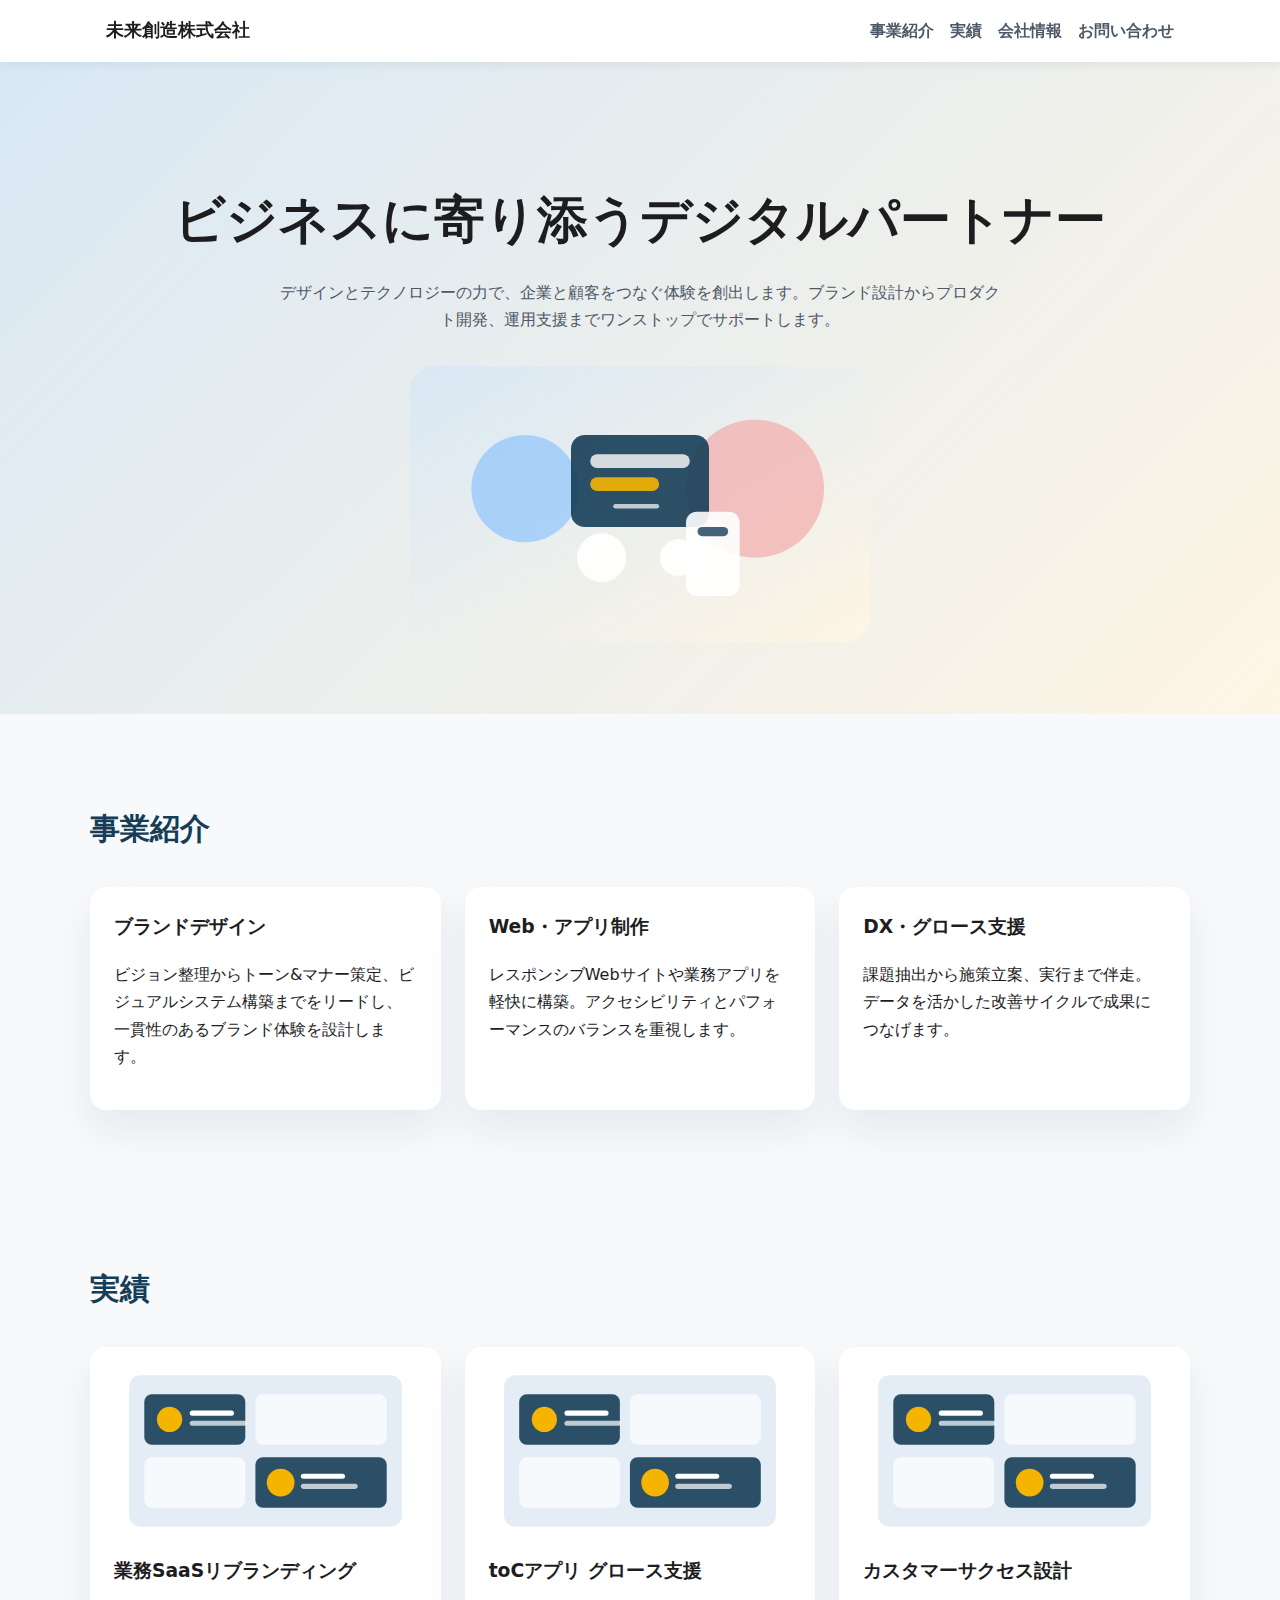
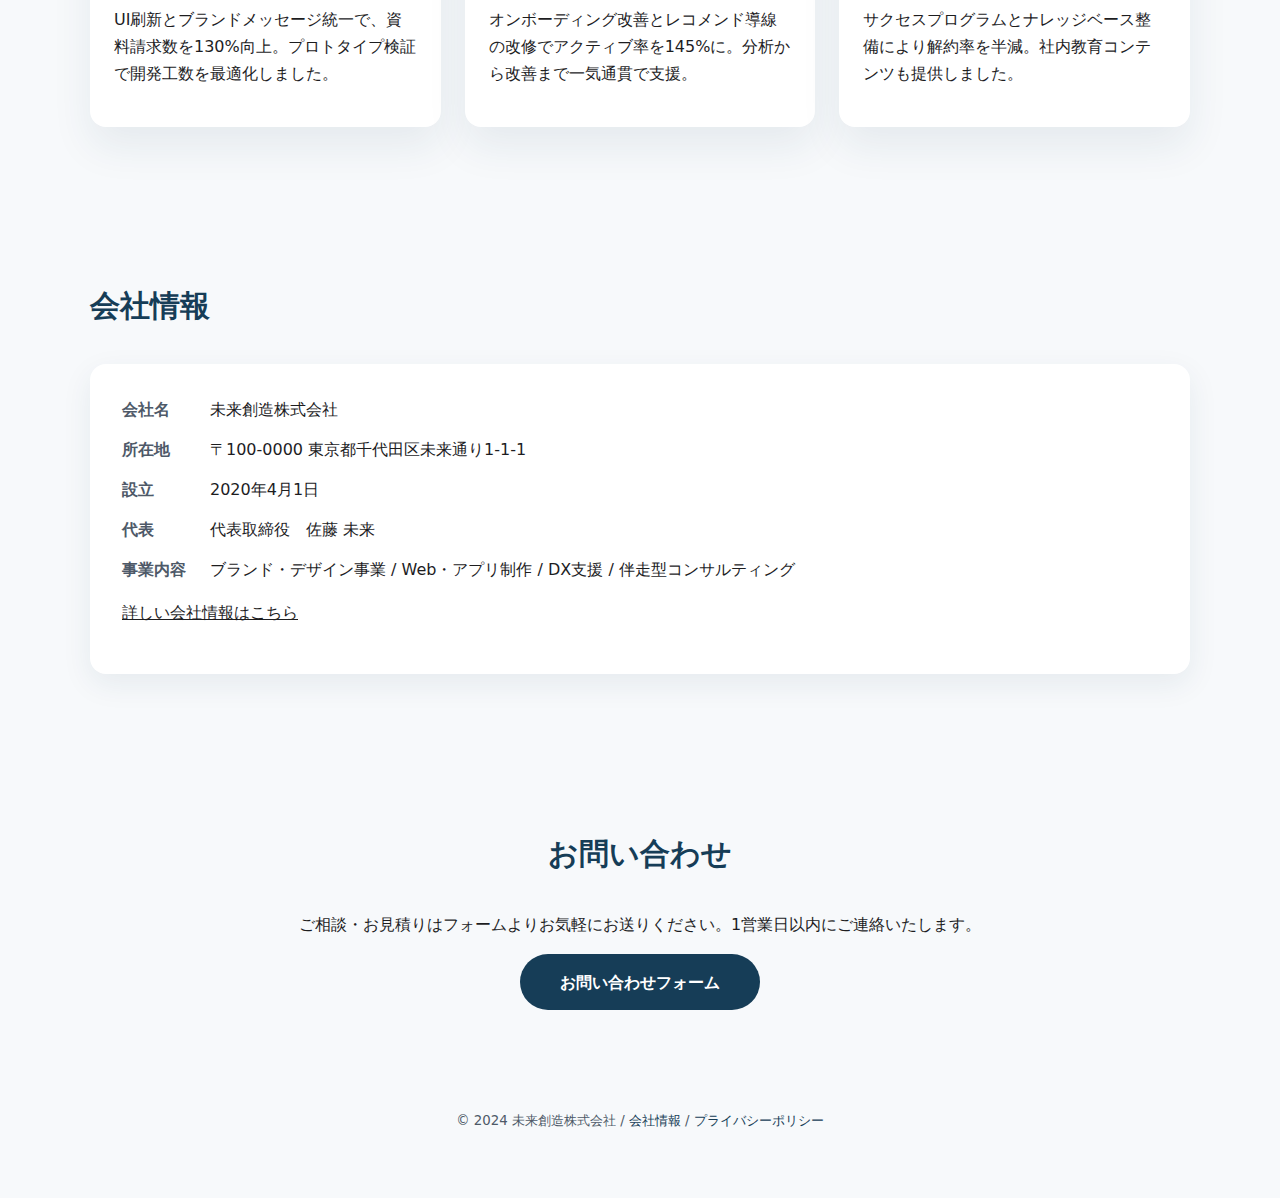
<file: index.html>
<!DOCTYPE html>
<html lang="ja">
<head>
  <meta charset="utf-8" />
  <meta name="viewport" content="width=device-width, initial-scale=1" />
  <title>未来創造株式会社｜デジタルで価値を届けるクリエイティブチーム</title>
  <meta name="description" content="未来創造株式会社は、デザインとテクノロジーでビジネスを後押しするクリエイティブチームです。ブランディング、Web制作、DX支援までワンストップで提供します。" />
  <meta property="og:type" content="website" />
  <meta property="og:title" content="未来創造株式会社" />
  <meta property="og:description" content="トップページ・事業紹介・実績・会社情報をまとめたシンプルで見やすい会社紹介サイト。" />
  <meta property="og:image" content="assets/og-image.png" />
  <meta property="og:url" content="https://example.com" />
  <meta name="twitter:card" content="summary_large_image" />
  <link rel="stylesheet" href="styles.css" />
</head>
<body>
  <header>
    <nav aria-label="メインメニュー">
      <div class="brand">未来創造株式会社</div>
      <ul>
        <li><a href="#services">事業紹介</a></li>
        <li><a href="#works">実績</a></li>
        <li><a href="#company">会社情報</a></li>
        <li><a href="#contact">お問い合わせ</a></li>
      </ul>
    </nav>
  </header>

  <main>
    <section class="hero" aria-labelledby="hero-title">
      <h1 id="hero-title">ビジネスに寄り添うデジタルパートナー</h1>
      <p>
        デザインとテクノロジーの力で、企業と顧客をつなぐ体験を創出します。ブランド設計からプロダクト開発、運用支援までワンストップでサポートします。
      </p>
      <img src="assets/hero-visual.svg" alt="デジタルデバイスを操作する人々のイラスト" role="presentation" />
    </section>

    <section id="services" aria-labelledby="services-title">
      <div class="section-inner">
        <h2 class="section-title" id="services-title">事業紹介</h2>
        <div class="grid">
          <article class="card" aria-label="ブランドデザイン">
            <h3>ブランドデザイン</h3>
            <p>ビジョン整理からトーン&マナー策定、ビジュアルシステム構築までをリードし、一貫性のあるブランド体験を設計します。</p>
          </article>
          <article class="card" aria-label="Web・アプリ制作">
            <h3>Web・アプリ制作</h3>
            <p>レスポンシブWebサイトや業務アプリを軽快に構築。アクセシビリティとパフォーマンスのバランスを重視します。</p>
          </article>
          <article class="card" aria-label="DX・グロース支援">
            <h3>DX・グロース支援</h3>
            <p>課題抽出から施策立案、実行まで伴走。データを活かした改善サイクルで成果につなげます。</p>
          </article>
        </div>
      </div>
    </section>

    <section id="works" aria-labelledby="works-title">
      <div class="section-inner">
        <h2 class="section-title" id="works-title">実績</h2>
        <div class="grid">
          <article class="card">
            <img src="assets/project-sample.svg" alt="SaaSダッシュボードのモックアップ" />
            <h3>業務SaaSリブランディング</h3>
            <p>UI刷新とブランドメッセージ統一で、資料請求数を130%向上。プロトタイプ検証で開発工数を最適化しました。</p>
          </article>
          <article class="card">
            <img src="assets/project-sample.svg" alt="スマートフォンアプリのモックアップ" />
            <h3>toCアプリ グロース支援</h3>
            <p>オンボーディング改善とレコメンド導線の改修でアクティブ率を145%に。分析から改善まで一気通貫で支援。</p>
          </article>
          <article class="card">
            <img src="assets/project-sample.svg" alt="カスタマーサポートデスクのイメージ" />
            <h3>カスタマーサクセス設計</h3>
            <p>サクセスプログラムとナレッジベース整備により解約率を半減。社内教育コンテンツも提供しました。</p>
          </article>
        </div>
      </div>
    </section>

    <section id="company" aria-labelledby="company-title">
      <div class="section-inner">
        <h2 class="section-title" id="company-title">会社情報</h2>
        <div class="company-info">
          <dl>
            <dt>会社名</dt>
            <dd>未来創造株式会社</dd>
            <dt>所在地</dt>
            <dd>〒100-0000 東京都千代田区未来通り1-1-1</dd>
            <dt>設立</dt>
            <dd>2020年4月1日</dd>
            <dt>代表</dt>
            <dd>代表取締役　佐藤 未来</dd>
            <dt>事業内容</dt>
            <dd>ブランド・デザイン事業 / Web・アプリ制作 / DX支援 / 伴走型コンサルティング</dd>
          </dl>
          <p><a href="company.html">詳しい会社情報はこちら</a></p>
        </div>
      </div>
    </section>

    <section id="contact" aria-labelledby="contact-title">
      <div class="section-inner cta">
        <h2 class="section-title" id="contact-title">お問い合わせ</h2>
        <p>ご相談・お見積りはフォームよりお気軽にお送りください。1営業日以内にご連絡いたします。</p>
        <a class="button" href="https://formspree.io/f/your-form-id" target="_blank" rel="noopener" aria-label="お問い合わせフォームを開く">お問い合わせフォーム</a>
      </div>
    </section>
  </main>

  <footer>
    <small>© 2024 未来創造株式会社 / <a href="company.html">会社情報</a> / <a href="privacy.html">プライバシーポリシー</a></small>
  </footer>
</body>
</html>
</file>
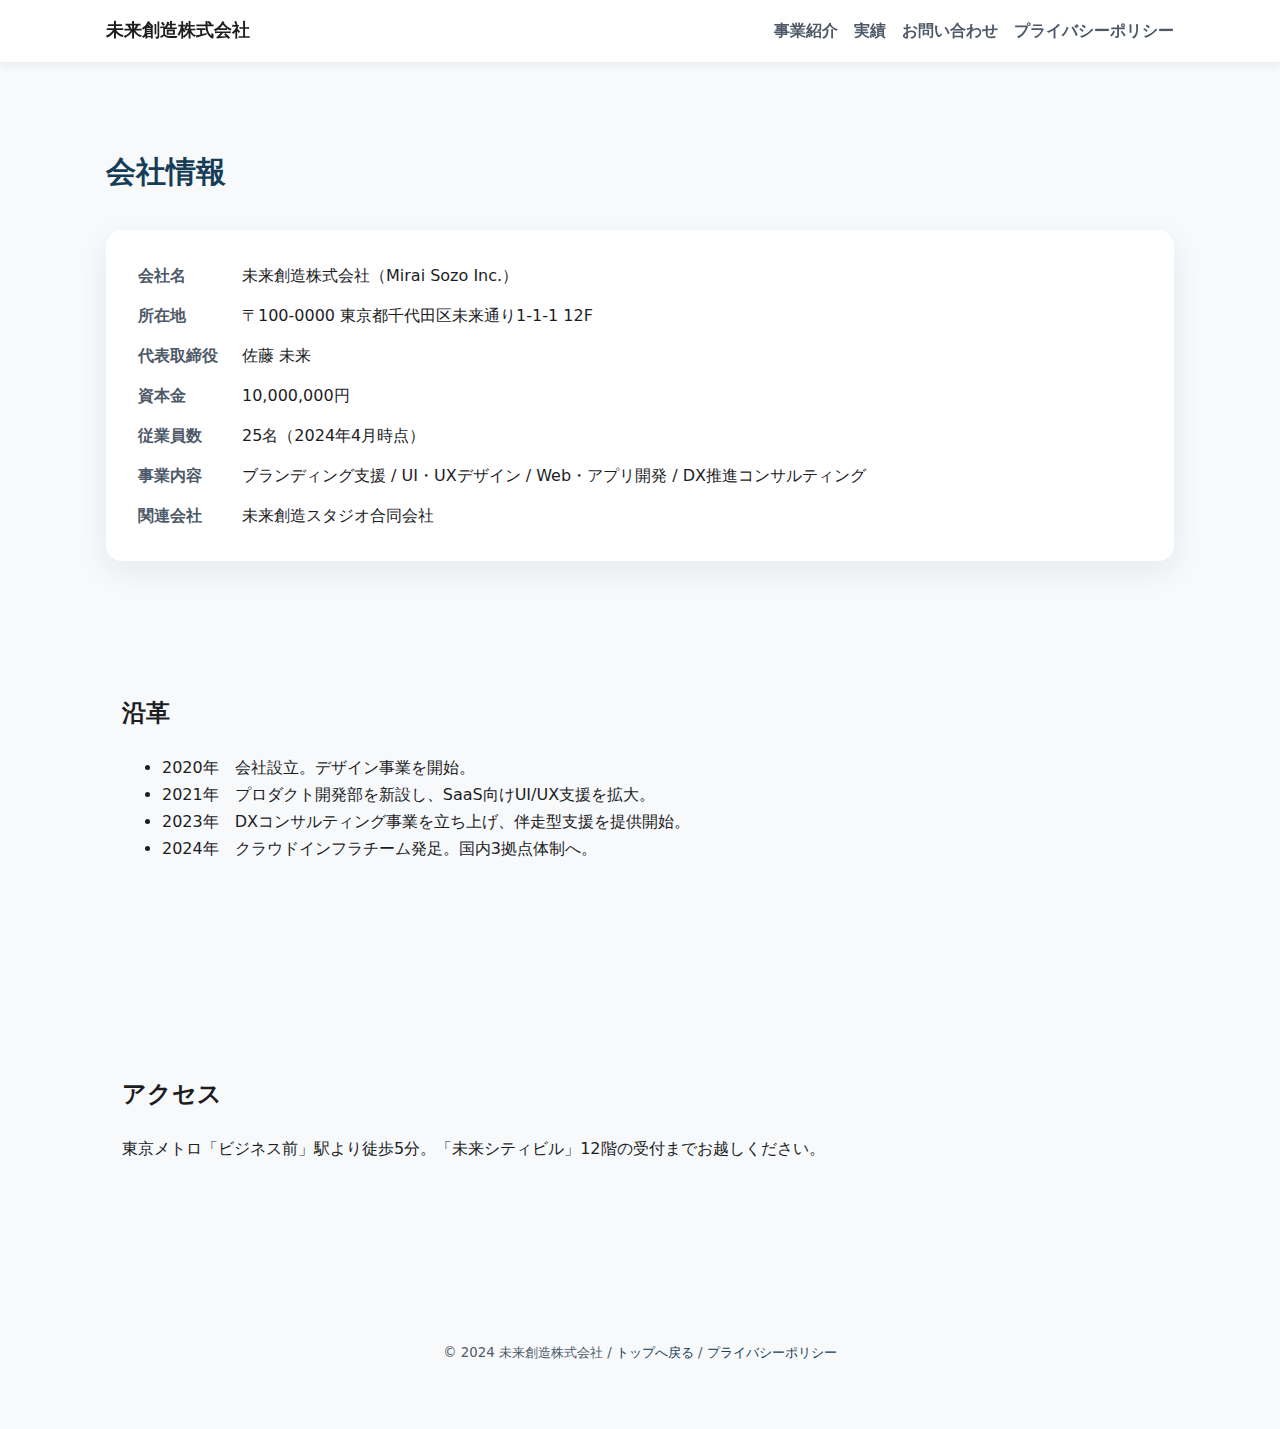
<file: company.html>
<!DOCTYPE html>
<html lang="ja">
<head>
  <meta charset="utf-8" />
  <meta name="viewport" content="width=device-width, initial-scale=1" />
  <title>会社情報｜未来創造株式会社</title>
  <meta name="description" content="未来創造株式会社の会社情報ページです。沿革、提供サービス、アクセス情報などを掲載しています。" />
  <link rel="stylesheet" href="styles.css" />
</head>
<body>
  <header>
    <nav aria-label="メインメニュー">
      <div class="brand">未来創造株式会社</div>
      <ul>
        <li><a href="index.html#services">事業紹介</a></li>
        <li><a href="index.html#works">実績</a></li>
        <li><a href="index.html#contact">お問い合わせ</a></li>
        <li><a href="privacy.html">プライバシーポリシー</a></li>
      </ul>
    </nav>
  </header>

  <main>
    <section class="section-inner" style="padding-top:4rem;">
      <h1 class="section-title">会社情報</h1>
      <div class="company-info" aria-labelledby="outline">
        <dl>
          <dt>会社名</dt>
          <dd>未来創造株式会社（Mirai Sozo Inc.）</dd>
          <dt>所在地</dt>
          <dd>〒100-0000 東京都千代田区未来通り1-1-1 12F</dd>
          <dt>代表取締役</dt>
          <dd>佐藤 未来</dd>
          <dt>資本金</dt>
          <dd>10,000,000円</dd>
          <dt>従業員数</dt>
          <dd>25名（2024年4月時点）</dd>
          <dt>事業内容</dt>
          <dd>ブランディング支援 / UI・UXデザイン / Web・アプリ開発 / DX推進コンサルティング</dd>
          <dt>関連会社</dt>
          <dd>未来創造スタジオ合同会社</dd>
        </dl>
      </div>

      <section aria-labelledby="history-title" style="margin-top:3rem;">
        <h2 id="history-title">沿革</h2>
        <ul>
          <li>2020年　会社設立。デザイン事業を開始。</li>
          <li>2021年　プロダクト開発部を新設し、SaaS向けUI/UX支援を拡大。</li>
          <li>2023年　DXコンサルティング事業を立ち上げ、伴走型支援を提供開始。</li>
          <li>2024年　クラウドインフラチーム発足。国内3拠点体制へ。</li>
        </ul>
      </section>

      <section aria-labelledby="access-title" style="margin-top:3rem;">
        <h2 id="access-title">アクセス</h2>
        <p>東京メトロ「ビジネス前」駅より徒歩5分。「未来シティビル」12階の受付までお越しください。</p>
      </section>
    </section>
  </main>

  <footer>
    <small>© 2024 未来創造株式会社 / <a href="index.html">トップへ戻る</a> / <a href="privacy.html">プライバシーポリシー</a></small>
  </footer>
</body>
</html>
</file>
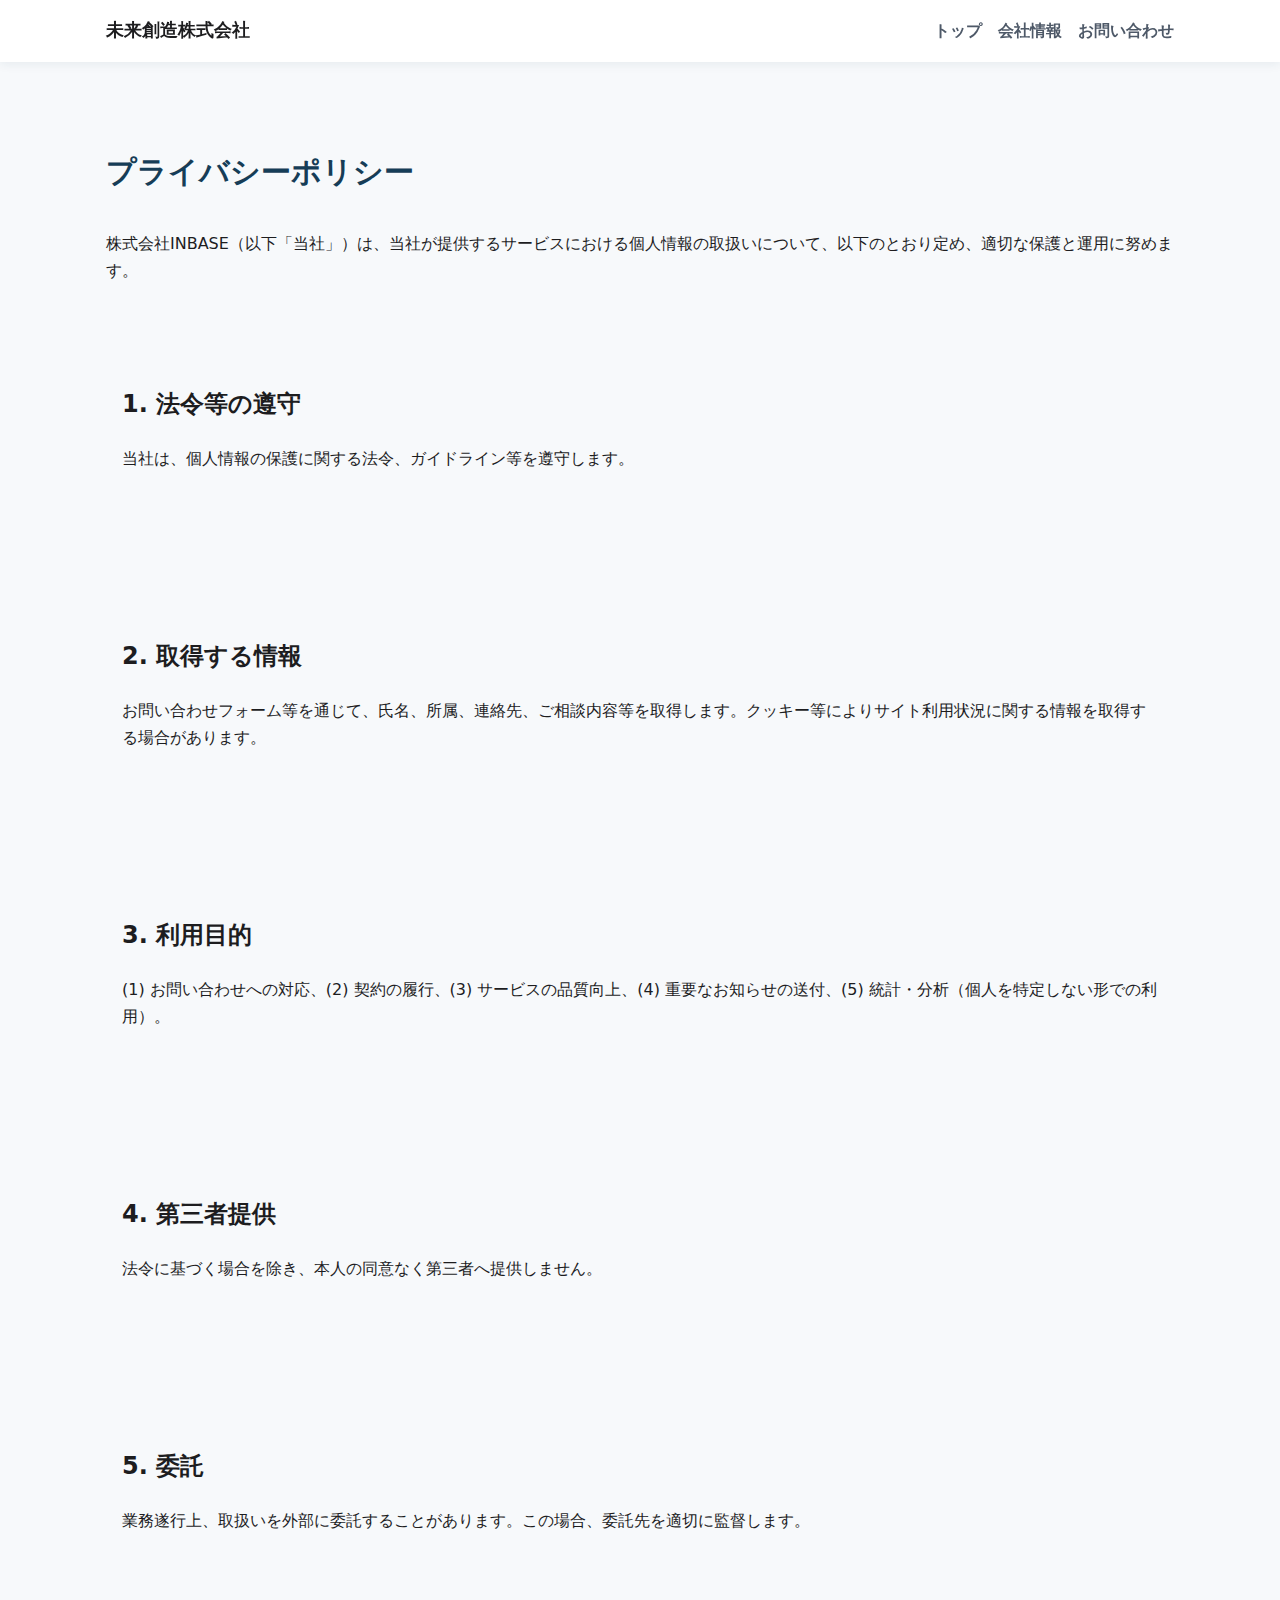
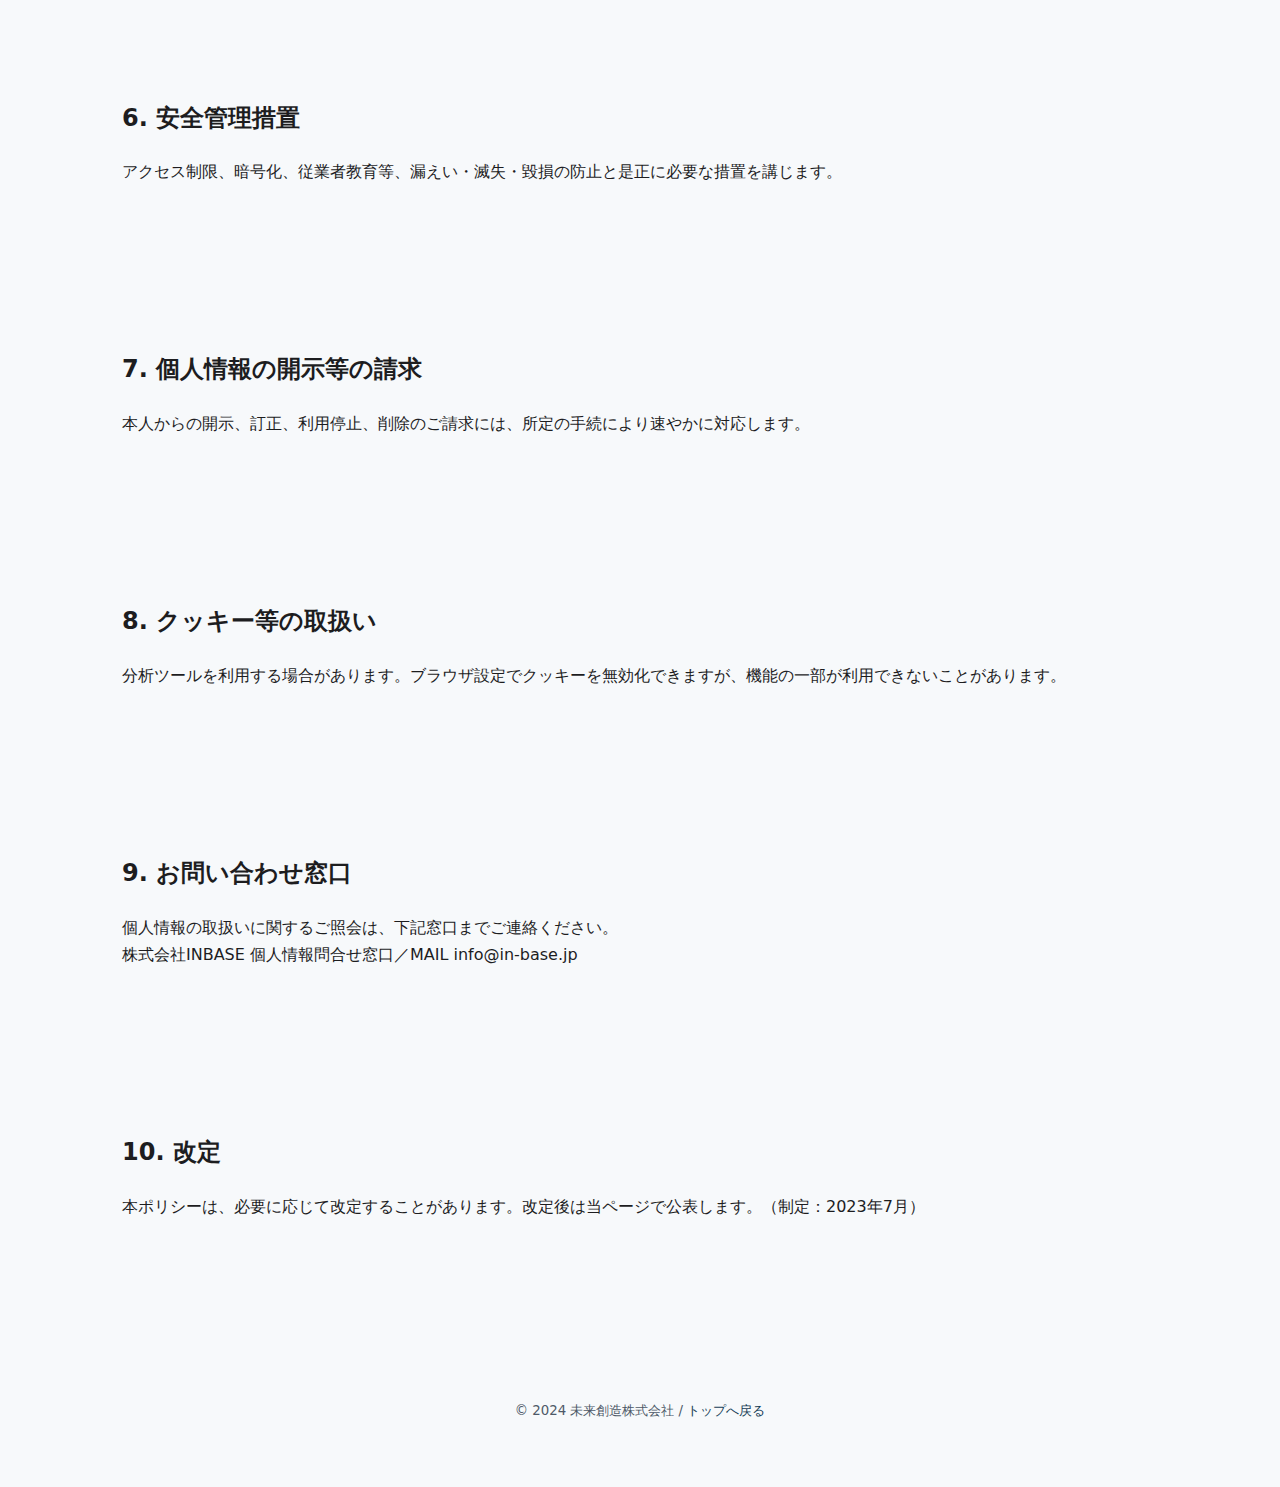
<file: privacy.html>
<!DOCTYPE html>
<html lang="ja">
<head>
  <meta charset="utf-8" />
  <meta name="viewport" content="width=device-width, initial-scale=1" />
  <title>プライバシーポリシー｜未来創造株式会社</title>
  <meta name="description" content="未来創造株式会社の個人情報保護方針です。取得データ、利用目的、安全管理体制について記載しています。" />
  <link rel="stylesheet" href="styles.css" />
</head>
<body>
  <header>
    <nav aria-label="メインメニュー">
      <div class="brand">未来創造株式会社</div>
      <ul>
        <li><a href="index.html">トップ</a></li>
        <li><a href="company.html">会社情報</a></li>
        <li><a href="index.html#contact">お問い合わせ</a></li>
      </ul>
    </nav>
  </header>

  <main>
    <section class="section-inner" style="padding-top:4rem;">
      <h1 class="section-title">プライバシーポリシー</h1>
      <p>株式会社INBASE（以下「当社」）は、当社が提供するサービスにおける個人情報の取扱いについて、以下のとおり定め、適切な保護と運用に努めます。</p>

      <section aria-labelledby="policy-1">
        <h2 id="policy-1">1. 法令等の遵守</h2>
        <p>当社は、個人情報の保護に関する法令、ガイドライン等を遵守します。</p>
      </section>

      <section aria-labelledby="policy-2">
        <h2 id="policy-2">2. 取得する情報</h2>
        <p>お問い合わせフォーム等を通じて、氏名、所属、連絡先、ご相談内容等を取得します。クッキー等によりサイト利用状況に関する情報を取得する場合があります。</p>
      </section>

      <section aria-labelledby="policy-3">
        <h2 id="policy-3">3. 利用目的</h2>
        <p>(1) お問い合わせへの対応、(2) 契約の履行、(3) サービスの品質向上、(4) 重要なお知らせの送付、(5) 統計・分析（個人を特定しない形での利用）。</p>
      </section>

      <section aria-labelledby="policy-4">
        <h2 id="policy-4">4. 第三者提供</h2>
        <p>法令に基づく場合を除き、本人の同意なく第三者へ提供しません。</p>
      </section>

      <section aria-labelledby="policy-5">
        <h2 id="policy-5">5. 委託</h2>
        <p>業務遂行上、取扱いを外部に委託することがあります。この場合、委託先を適切に監督します。</p>
      </section>

      <section aria-labelledby="policy-6">
        <h2 id="policy-6">6. 安全管理措置</h2>
        <p>アクセス制限、暗号化、従業者教育等、漏えい・滅失・毀損の防止と是正に必要な措置を講じます。</p>
      </section>

      <section aria-labelledby="policy-7">
        <h2 id="policy-7">7. 個人情報の開示等の請求</h2>
        <p>本人からの開示、訂正、利用停止、削除のご請求には、所定の手続により速やかに対応します。</p>
      </section>

      <section aria-labelledby="policy-8">
        <h2 id="policy-8">8. クッキー等の取扱い</h2>
        <p>分析ツールを利用する場合があります。ブラウザ設定でクッキーを無効化できますが、機能の一部が利用できないことがあります。</p>
      </section>

      <section aria-labelledby="policy-9">
        <h2 id="policy-9">9. お問い合わせ窓口</h2>
        <p>個人情報の取扱いに関するご照会は、下記窓口までご連絡ください。<br />株式会社INBASE 個人情報問合せ窓口／MAIL info@in-base.jp</p>
      </section>

      <section aria-labelledby="policy-10">
        <h2 id="policy-10">10. 改定</h2>
        <p>本ポリシーは、必要に応じて改定することがあります。改定後は当ページで公表します。（制定：2023年7月）</p>
      </section>
    </section>
  </main>

  <footer>
    <small>© 2024 未来創造株式会社 / <a href="index.html">トップへ戻る</a></small>
  </footer>
</body>
</html>
</file>
<file: styles.css>
:root {
  --color-primary: #163d57;
  --color-accent: #f4b400;
  --color-bg: #f7f9fb;
  --color-text: #1d1d1f;
  --color-muted: #4e5968;
  --max-width: 1100px;
  --font-base: 'Noto Sans JP', system-ui, -apple-system, BlinkMacSystemFont, 'Segoe UI', sans-serif;
}

* {
  box-sizing: border-box;
}

body {
  margin: 0;
  font-family: var(--font-base);
  color: var(--color-text);
  background: var(--color-bg);
  line-height: 1.7;
}

a {
  color: inherit;
}

a:focus-visible,
button:focus-visible {
  outline: 3px solid var(--color-accent);
  outline-offset: 3px;
}

header {
  background: #ffffff;
  position: sticky;
  top: 0;
  z-index: 10;
  box-shadow: 0 2px 10px rgba(22, 61, 87, 0.08);
}

nav {
  max-width: var(--max-width);
  margin: 0 auto;
  display: flex;
  justify-content: space-between;
  align-items: center;
  padding: 1rem;
  gap: 1rem;
}

.brand {
  font-weight: 700;
  font-size: 1.1rem;
}

nav ul {
  list-style: none;
  display: flex;
  gap: 1rem;
  margin: 0;
  padding: 0;
}

nav a {
  text-decoration: none;
  font-weight: 600;
  color: var(--color-muted);
  transition: color 0.2s ease;
}

nav a:hover,
nav a:focus-visible {
  color: var(--color-primary);
}

.hero {
  background: linear-gradient(135deg, #d9e8f5, #fef5e4);
  padding: 5rem 1rem 4rem;
  text-align: center;
}

.hero h1 {
  font-size: clamp(2.2rem, 4vw, 3.5rem);
  margin-bottom: 1rem;
}

.hero p {
  max-width: 720px;
  margin: 0 auto 2rem;
  color: var(--color-muted);
}

.hero img {
  max-width: 460px;
  width: 90%;
  height: auto;
}

section {
  padding: 4rem 1rem;
}

.section-inner {
  max-width: var(--max-width);
  margin: 0 auto;
}

.section-title {
  font-size: 1.9rem;
  margin-bottom: 2rem;
  color: var(--color-primary);
}

.grid {
  display: grid;
  grid-template-columns: repeat(auto-fit, minmax(250px, 1fr));
  gap: 1.5rem;
}

.card {
  background: #ffffff;
  border-radius: 16px;
  padding: 1.5rem;
  box-shadow: 0 20px 40px rgba(22, 61, 87, 0.08);
}

.card h3 {
  margin-top: 0;
}

.card img {
  width: 100%;
  height: 160px;
  object-fit: cover;
  border-radius: 12px;
  margin-bottom: 1rem;
}

.highlights {
  display: flex;
  flex-direction: column;
  gap: 1rem;
}

.highlight-item {
  display: flex;
  gap: 1rem;
  align-items: center;
}

.highlight-item span {
  font-size: 2.2rem;
  font-weight: 700;
  color: var(--color-primary);
}

.company-info {
  background: #ffffff;
  border-radius: 16px;
  padding: 2rem;
  box-shadow: 0 10px 30px rgba(22, 61, 87, 0.08);
}

.company-info dl {
  display: grid;
  grid-template-columns: max-content 1fr;
  gap: 0.8rem 1.5rem;
  margin: 0;
}

.company-info dt {
  font-weight: 600;
  color: var(--color-muted);
}

.company-info dd {
  margin: 0;
}

.cta {
  text-align: center;
}

.button {
  display: inline-flex;
  align-items: center;
  justify-content: center;
  padding: 0.9rem 2.5rem;
  background: var(--color-primary);
  color: #ffffff;
  font-weight: 700;
  border-radius: 999px;
  text-decoration: none;
  transition: transform 0.2s ease, box-shadow 0.2s ease;
}

.button:hover,
.button:focus-visible {
  transform: translateY(-2px);
  box-shadow: 0 12px 20px rgba(22, 61, 87, 0.25);
}

footer {
  text-align: center;
  padding: 2rem 1rem 4rem;
  color: var(--color-muted);
}

footer a {
  text-decoration: none;
  color: var(--color-primary);
}

@media (max-width: 640px) {
  nav ul {
    flex-wrap: wrap;
    justify-content: center;
  }

  .card img {
    height: 140px;
  }

  .highlight-item {
    flex-direction: column;
    text-align: center;
  }
}
</file>
